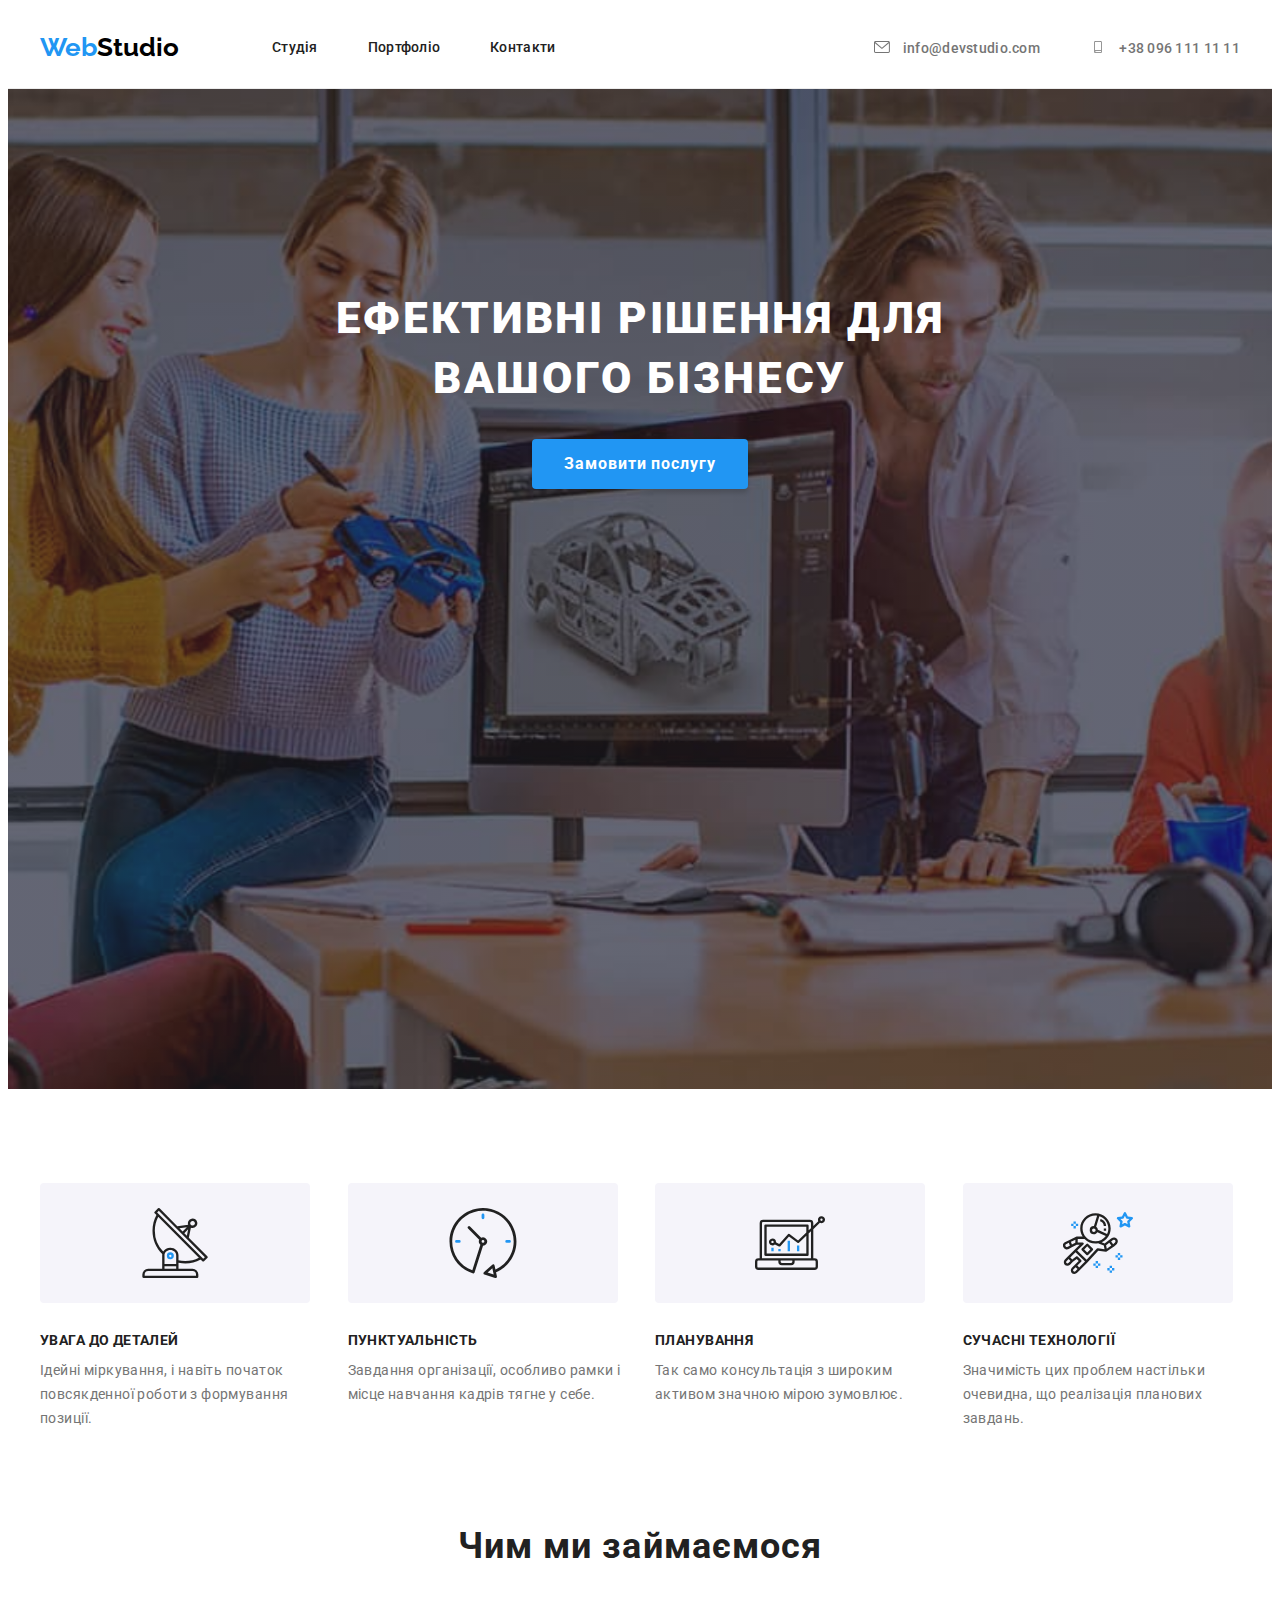
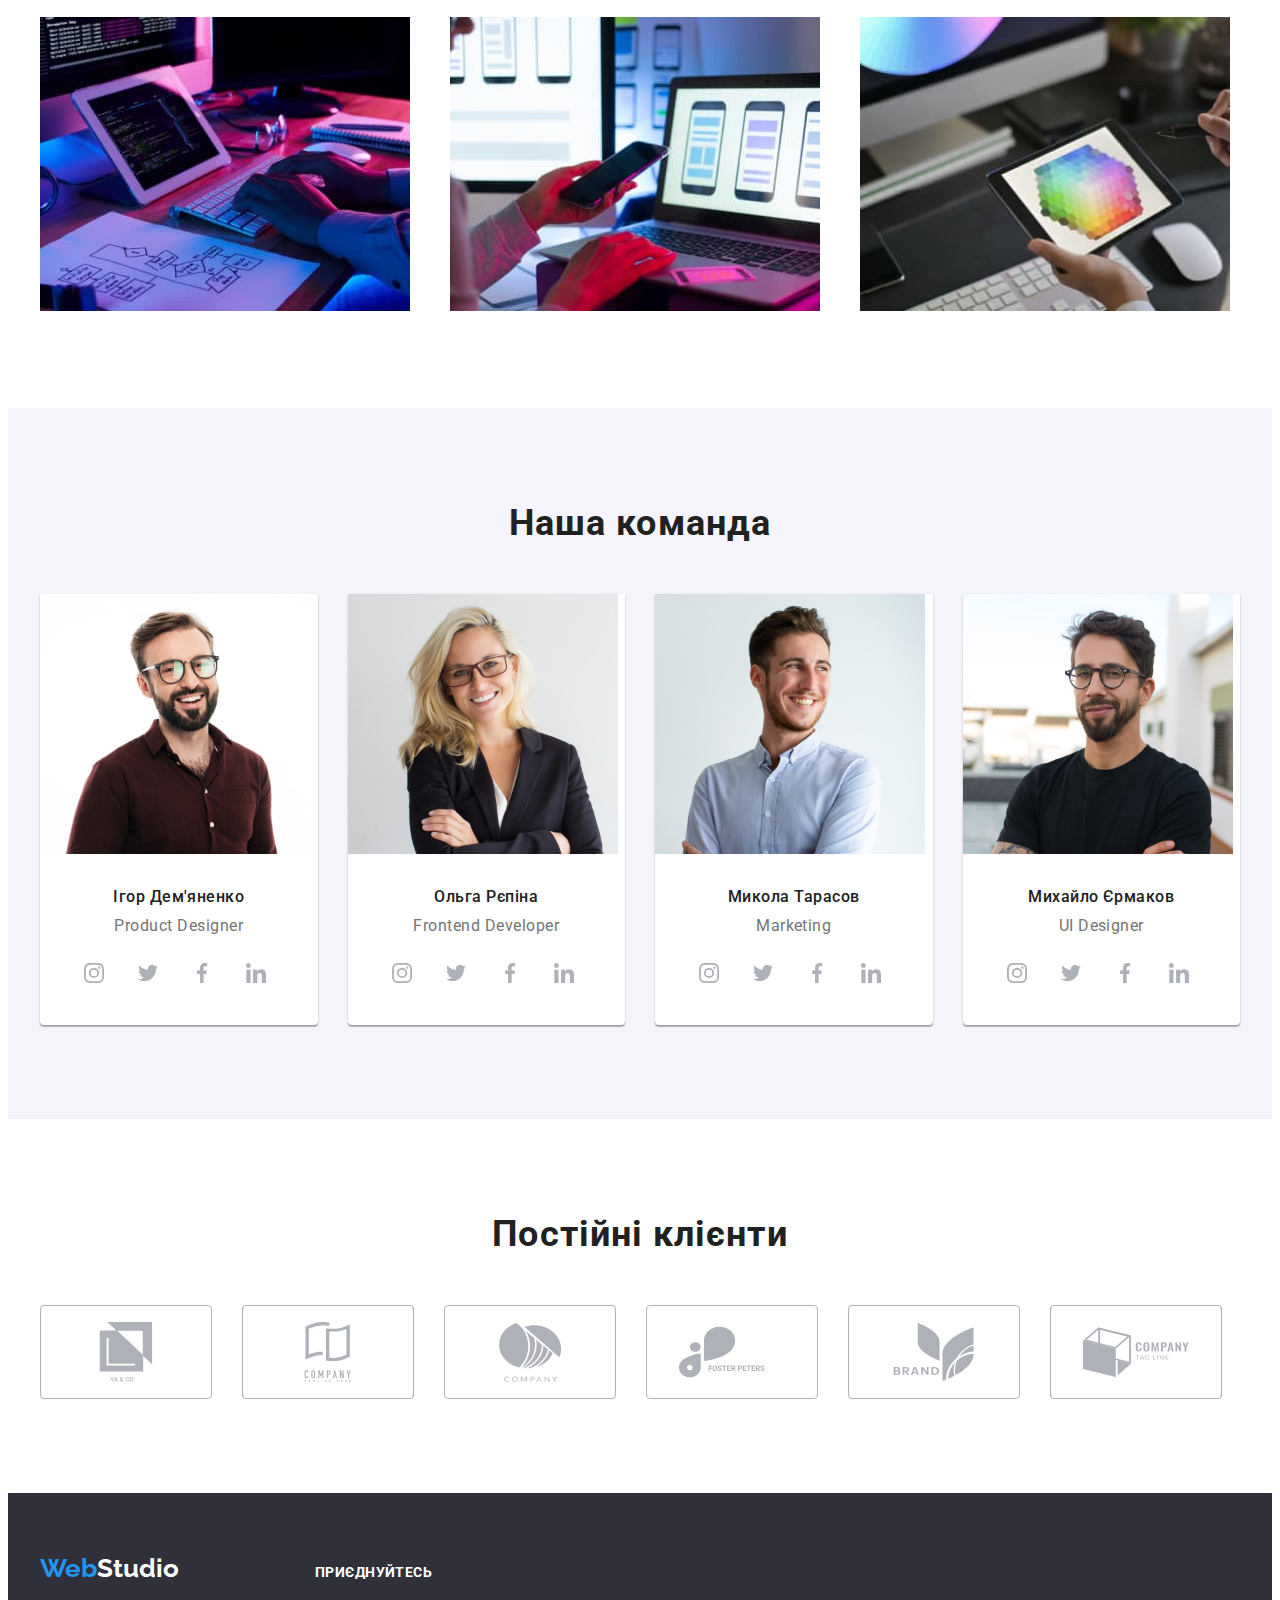
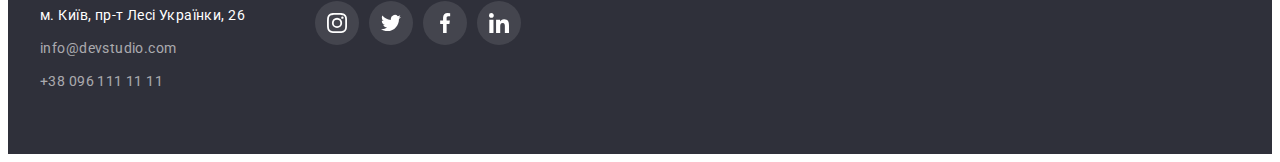
<file: index.html>
<!DOCTYPE html>
<html lang="uk">
  <head>
    <meta charset="UTF-8" />
    <meta http-equiv="X-UA-Compatible" content="IE=edge" />
    <meta name="viewport" content="width=device-width, initial-scale=1.0" />
    <title>Студія</title>
    <link rel="preconnect" href="https://fonts.googleapis.com" />
    <link rel="preconnect" href="https://fonts.gstatic.com" crossorigin />
    <link
      href="https://fonts.googleapis.com/css2?family=Raleway:wght@700&family=Roboto:wght@400;500;700;900&display=swap"
      rel="stylesheet"
    />
    <link
      rel="stylesheet"
      href="https://cdnjs.cloudflare.com/ajax/libs/modern-normalize/1.1.0/modern-normalize.min.css"
      integrity="sha512-wpPYUAdjBVSE4KJnH1VR1HeZfpl1ub8YT/NKx4PuQ5NmX2tKuGu6U/JRp5y+Y8XG2tV+wKQpNHVUX03MfMFn9Q=="
      crossorigin="anonymous"
      referrerpolicy="no-referrer"
    />
    <link rel="stylesheet" href="./css/styles.css" />
  </head>
  <body>
    <header class="header">
      <div class="header__content container">
        <a class="logo logo-top" lang="en" href="./index.html"
          >Web<span class="logo__change-color-text">Studio</span></a
        >
        <nav class="navigation">
          <ul class="navigation__list">
            <li class="navigation__item">
              <a class="navigation__link" href="./index.html">Студія</a>
            </li>
            <li class="navigation__item">
              <a class="navigation__link" href="./portfolio.html">Портфоліо</a>
            </li>
            <li class="navigation__item">
              <a class="navigation__link" href="">Контакти</a>
            </li>
          </ul>
        </nav>
        <div class="contacts">
          <div class="contacts__container">
            <a
              class="contacts__mail contacts__mail--header"
              href="mailto:info@devstudio.com"
            >
              <svg class="contacts__icon" width="16" height="12">
                <use href="./images/icons.svg#icon-email"></use>
              </svg>
              info@devstudio.com</a
            >
          </div>
          <div class="contacts__container">
            <a
              class="contacts__phone contacts__phone--header"
              href="tel:+380961111111"
            >
              <svg class="contacts__icon" width="16" height="12">
                <use href="./images/icons.svg#icon-smartphone"></use>
              </svg>
              +38 096 111 11 11</a
            >
          </div>
        </div>
      </div>
    </header>
    <main class="main">
      <section class="top-content section">
        <div class="container">
          <h1 class="top-content__title">
            Ефективні рішення для вашого бізнесу
          </h1>
          <button class="top-content__button" type="button">
            Замовити послугу
          </button>
        </div>
      </section>
      <section class="our-skills section">
        <div class="container">
          <ul class="our-skills__list">
            <li class="our-skills__item">
              <div class="our-skills__icon-box">
                <svg class="our-skills__icon" width="70" height="70">
                  <use href="./images/icons.svg#icon-antenna"></use>
                </svg>
              </div>
              <h3 class="our-skills__title">УВАГА ДО ДЕТАЛЕЙ</h3>
              <p class="our-skills__text">
                Ідейні міркування, і навіть початок повсякденної роботи з
                формування позиції.
              </p>
            </li>
            <li class="our-skills__item">
              <div class="our-skills__icon-box">
                <svg class="our-skills__icon" width="70" height="70">
                  <use href="./images/icons.svg#icon-clock"></use>
                </svg>
              </div>
              <h3 class="our-skills__title">ПУНКТУАЛЬНІСТЬ</h3>
              <p class="our-skills__text">
                Завдання організації, особливо рамки і місце навчання кадрів
                тягне у себе.
              </p>
            </li>
            <li class="our-skills__item">
              <div class="our-skills__icon-box">
                <svg class="our-skills__icon" width="70" height="70">
                  <use href="./images/icons.svg#icon-diagram"></use>
                </svg>
              </div>
              <h3 class="our-skills__title">ПЛАНУВАННЯ</h3>
              <p class="our-skills__text">
                Так само консультація з широким активом значною мірою зумовлює.
              </p>
            </li>
            <li class="our-skills__item">
              <div class="our-skills__icon-box">
                <svg class="our-skills__icon" width="70" height="70">
                  <use href="./images/icons.svg#icon-astronaut"></use>
                </svg>
              </div>
              <h3 class="our-skills__title">СУЧАСНІ ТЕХНОЛОГІЇ</h3>
              <p class="our-skills__text">
                Значимість цих проблем настільки очевидна, що реалізація
                планових завдань.
              </p>
            </li>
          </ul>
        </div>
      </section>
      <section class="work-photos section">
        <div class="container">
          <h2 class="work-photos__title">Чим ми займаємося</h2>
          <ul class="work-photos__list">
            <li class="work-photos__item">
              <img
                class="work-photos__image"
                src="./images/box_1.jpg"
                alt="робота на комп'ютері"
                width="370"
                height="294"
              />
            </li>
            <li class="work-photos__item">
              <img
                class="work-photos__image"
                src="./images/box_2.jpg"
                alt="робота на телефоні"
                width="370"
                height="294"
              />
            </li>
            <li class="work-photos__item">
              <img
                class="work-photos__image"
                src="./images/box_3.jpg"
                alt="робота на планшеті"
                width="370"
                height="294"
              />
            </li>
          </ul>
        </div>
      </section>
      <section class="our-team section">
        <div class="container">
          <h2 class="our-team__title">Наша команда</h2>
          <ul class="our-team__list">
            <li class="our-team__item">
              <img
                class="our-team__image"
                src="./images/photo_1.jpg"
                alt="Фото"
                width="270"
                height="260"
              />
              <div class="our-team__container">
                <p class="our-team__text-name">Ігор Дем'яненко</p>
                <p class="our-team__text-job-title" lang="en">
                  Product Designer
                </p>
                <ul class="socials__list">
                  <li class="socials__item">
                    <a href="" class="socials__link">
                      <svg
                        class="socials__icon"
                        width="20"
                        height="20"
                        tratget="_blank"
                        rel="nofollow noopener noreferrer"
                        aria-label="instagram"
                      >
                        <use href="./images/icons.svg#icon-instagram"></use>
                      </svg>
                    </a>
                  </li>
                  <li class="socials__item">
                    <a href="" class="socials__link">
                      <svg
                        class="socials__icon"
                        width="20"
                        height="20"
                        tratget="_blank"
                        rel="nofollow noopener noreferrer"
                        aria-label="twitter"
                      >
                        <use href="./images/icons.svg#icon-twitter"></use>
                      </svg>
                    </a>
                  </li>
                  <li class="socials__item">
                    <a href="" class="socials__link">
                      <svg
                        class="socials__icon"
                        width="20"
                        height="20"
                        tratget="_blank"
                        rel="nofollow noopener noreferrer"
                        aria-label="facebook"
                      >
                        <use href="./images/icons.svg#icon-facebook"></use>
                      </svg>
                    </a>
                  </li>
                  <li class="socials__item">
                    <a href="" class="socials__link">
                      <svg
                        class="socials__icon"
                        width="20"
                        height="20"
                        tratget="_blank"
                        rel="nofollow noopener noreferrer"
                        aria-label="linkedin"
                      >
                        <use href="./images/icons.svg#icon-linkedin"></use>
                      </svg>
                    </a>
                  </li>
                </ul>
              </div>
            </li>
            <li class="our-team__item">
              <img
                class="our-team__image"
                src="./images/photo_2.jpg"
                alt="Фото"
                width="270"
                height="260"
              />
              <div class="our-team__container">
                <p class="our-team__text-name">Ольга Рєпіна</p>
                <p class="our-team__text-job-title" lang="en">
                  Frontend Developer
                </p>
                <ul class="socials__list">
                  <li class="socials__item">
                    <a href="" class="socials__link">
                      <svg
                        class="socials__icon"
                        width="20"
                        height="20"
                        tratget="_blank"
                        rel="nofollow noopener noreferrer"
                        aria-label="instagram"
                      >
                        <use href="./images/icons.svg#icon-instagram"></use>
                      </svg>
                    </a>
                  </li>
                  <li class="socials__item">
                    <a href="" class="socials__link">
                      <svg
                        class="socials__icon"
                        width="20"
                        height="20"
                        tratget="_blank"
                        rel="nofollow noopener noreferrer"
                        aria-label="twitter"
                      >
                        <use href="./images/icons.svg#icon-twitter"></use>
                      </svg>
                    </a>
                  </li>
                  <li class="socials__item">
                    <a href="" class="socials__link">
                      <svg
                        class="socials__icon"
                        width="20"
                        height="20"
                        tratget="_blank"
                        rel="nofollow noopener noreferrer"
                        aria-label="facebook"
                      >
                        <use href="./images/icons.svg#icon-facebook"></use>
                      </svg>
                    </a>
                  </li>
                  <li class="socials__item">
                    <a href="" class="socials__link">
                      <svg
                        class="socials__icon"
                        width="20"
                        height="20"
                        tratget="_blank"
                        rel="nofollow noopener noreferrer"
                        aria-label="linkedin"
                      >
                        <use href="./images/icons.svg#icon-linkedin"></use>
                      </svg>
                      <a href="" class="social-link"></a>
                    </a>
                  </li>
                </ul>
              </div>
            </li>
            <li class="our-team__item">
              <img
                class="our-team__image"
                src="./images/photo_3.jpg"
                alt="Фото"
                width="270"
                height="260"
              />
              <div class="our-team__container">
                <p class="our-team__text-name">Микола Тарасов</p>
                <p class="our-team__text-job-title" lang="en">Marketing</p>
                <ul class="socials__list">
                  <li class="socials__item">
                    <a href="" class="socials__link">
                      <svg
                        class="socials__icon"
                        width="20"
                        height="20"
                        tratget="_blank"
                        rel="nofollow noopener noreferrer"
                        aria-label="instagram"
                      >
                        <use href="./images/icons.svg#icon-instagram"></use>
                      </svg>
                    </a>
                  </li>
                  <li class="socials__item">
                    <a href="" class="socials__link">
                      <svg
                        class="socials__icon"
                        width="20"
                        height="20"
                        tratget="_blank"
                        rel="nofollow noopener noreferrer"
                        aria-label="twitter"
                      >
                        <use href="./images/icons.svg#icon-twitter"></use>
                      </svg>
                    </a>
                  </li>
                  <li class="socials__item">
                    <a href="" class="socials__link">
                      <svg
                        class="socials__icon"
                        width="20"
                        height="20"
                        tratget="_blank"
                        rel="nofollow noopener noreferrer"
                        aria-label="facebook"
                      >
                        <use href="./images/icons.svg#icon-facebook"></use>
                      </svg>
                    </a>
                  </li>
                  <li class="socials__item">
                    <a href="" class="socials__link">
                      <svg
                        class="socials__icon"
                        width="20"
                        height="20"
                        tratget="_blank"
                        rel="nofollow noopener noreferrer"
                        aria-label="linkedin"
                      >
                        <use href="./images/icons.svg#icon-linkedin"></use>
                      </svg>
                    </a>
                  </li>
                </ul>
              </div>
            </li>
            <li class="our-team__item">
              <img
                class="our-team__image"
                src="./images/photo_4.jpg"
                alt="Фото"
                width="270"
                height="260"
              />
              <div class="our-team__container">
                <p class="our-team__text-name">Михайло Єрмаков</p>
                <p class="our-team__text-job-title" lang="en">UI Designer</p>
                <ul class="socials__list">
                  <li class="socials__item">
                    <a href="" class="socials__link">
                      <svg
                        class="socials__icon"
                        width="20"
                        height="20"
                        tratget="_blank"
                        rel="nofollow noopener noreferrer"
                        aria-label="instagram"
                      >
                        <use href="./images/icons.svg#icon-instagram"></use>
                      </svg>
                    </a>
                  </li>
                  <li class="socials__item">
                    <a href="" class="socials__link">
                      <svg
                        class="socials__icon"
                        width="20"
                        height="20"
                        tratget="_blank"
                        rel="nofollow noopener noreferrer"
                        aria-label="twitter"
                      >
                        <use href="./images/icons.svg#icon-twitter"></use>
                      </svg>
                    </a>
                  </li>
                  <li class="socials__item">
                    <a href="" class="socials__link">
                      <svg
                        class="socials__icon"
                        width="20"
                        height="20"
                        tratget="_blank"
                        rel="nofollow noopener noreferrer"
                        aria-label="facebook"
                      >
                        <use href="./images/icons.svg#icon-facebook"></use>
                      </svg>
                    </a>
                  </li>
                  <li class="socials__item">
                    <a href="" class="socials__link">
                      <svg
                        class="socials__icon"
                        width="20"
                        height="20"
                        tratget="_blank"
                        rel="nofollow noopener noreferrer"
                        aria-label="linkedin"
                      >
                        <use href="./images/icons.svg#icon-linkedin"></use>
                      </svg>
                    </a>
                  </li>
                </ul>
              </div>
            </li>
          </ul>
        </div>
      </section>
      <section class="clients section">
        <div class="container">
          <h2 class="clients__title">Постійні клієнти</h2>
          <ul class="clients__list">
            <li class="clients__item">
              <a
                href=""
                class="clients__link"
                tratget="_blank"
                rel="nofollow noopener noreferrer"
              >
                <svg class="clients__icon" width="106" height="60">
                  <use href="./images/icons.svg#icon-Union"></use>
                </svg>
              </a>
            </li>
            <li class="clients__item">
              <a
                href=""
                class="clients__link"
                tratget="_blank"
                rel="nofollow noopener noreferrer"
              >
                <svg class="clients__icon" width="106" height="60">
                  <use href="./images/icons.svg#icon-tagline"></use>
                </svg>
              </a>
            </li>
            <li class="clients__item">
              <a
                href=""
                class="clients__link"
                tratget="_blank"
                rel="nofollow noopener noreferrer"
              >
                <svg class="clients__icon" width="106" height="60">
                  <use href="./images/icons.svg#icon-ObjectCo"></use>
                </svg>
              </a>
            </li>
            <li class="clients__item">
              <a
                href=""
                class="clients__link"
                tratget="_blank"
                rel="nofollow noopener noreferrer"
              >
                <svg class="clients__icon" width="106" height="60">
                  <use href="./images/icons.svg#icon-fosterpeters"></use>
                </svg>
              </a>
            </li>
            <li class="clients__item">
              <a
                href=""
                class="clients__link"
                tratget="_blank"
                rel="nofollow noopener noreferrer"
              >
                <svg class="clients__icon" width="106" height="60">
                  <use href="./images/icons.svg#icon-brandCo"></use>
                </svg>
              </a>
            </li>
            <li class="clients__item">
              <a
                href=""
                class="clients__link"
                tratget="_blank"
                rel="nofollow noopener noreferrer"
              >
                <svg class="clients__icon" width="106" height="60">
                  <use href="./images/icons.svg#icon-companytag"></use>
                </svg>
              </a>
            </li>
          </ul>
        </div>
      </section>
    </main>
    <footer class="footer">
      <div class="container footer__flex-container">
        <div class="footer__column">
          <a class="logo" lang="en" href="./index.html"
            >Web<span
              class="logo__change-color-text logo__change-color-text--reverse"
              >Studio</span
            ></a
          >
          <address class="footer__address">
            <a
              class="location"
              rel="nofollow noopener noreferrer"
              href="https://www.google.com/maps/place/%D0%B1%D1%83%D0%BB.+%D0%9B%D0%B5%D1%81%D0%B8+%D0%A3%D0%BA%D1%80%D0%B0%D0%B8%D0%BD%D0%BA%D0%B8,+26,+%D0%9A%D0%B8%D0%B5%D0%B2,+02000/@50.4265807,30.5383858,17z/data=!4m13!1m7!3m6!1s0x40d4cf0e033ecbe9:0x57a4dffefec77da0!2z0LHRg9C7LiDQm9C10YHQuCDQo9C60YDQsNC40L3QutC4LCAyNiwg0JrQuNC10LIsIDAyMDAw!3b1!8m2!3d50.4265807!4d30.5383858!3m4!1s0x40d4cf0e033ecbe9:0x57a4dffefec77da0!8m2!3d50.4265807!4d30.5383858"
              >м. Київ, пр-т Лесі Українки, 26</a
            >
            <div class="contacts--footer">
              <a
                class="contacts__mail contacts__mail--footer"
                href="mailto:info@devstudio.com"
                >info@devstudio.com</a
              >
              <a
                class="contacts__phone contacts__phone--footer"
                href="tel:+380961111111"
                >+38 096 111 11 11</a
              >
            </div>
          </address>
        </div>
        <div class="footer__column">
          <h3 class="footer__title-social">приєднуйтесь</h3>
          <ul class="socials__list socials__list--footer">
            <li class="socials__item socials__item--footer">
              <a
                href=""
                class="socials__link socials__link--footer"
                tratget="_blank"
                rel="nofollow noopener noreferrer"
                aria-label="instagram"
              >
                <svg
                  class="socials__icon socials__icon--footer"
                  width="20"
                  height="20"
                >
                  <use href="./images/icons.svg#icon-instagram"></use>
                </svg>
              </a>
            </li>
            <li class="socials__item socials__item--footer">
              <a
                href=""
                class="socials__link socials__link--footer"
                tratget="_blank"
                rel="nofollow noopener noreferrer"
                aria-label="twitter"
              >
                <svg
                  class="socials__icon socials__icon--footer"
                  width="20"
                  height="20"
                >
                  <use href="./images/icons.svg#icon-twitter"></use>
                </svg>
              </a>
            </li>
            <li class="socials__item socials__item--footer">
              <a
                href=""
                class="socials__link socials__link--footer"
                tratget="_blank"
                rel="nofollow noopener noreferrer"
                aria-label="facebook"
              >
                <svg
                  class="socials__icon socials__icon--footer"
                  width="20"
                  height="20"
                >
                  <use href="./images/icons.svg#icon-facebook"></use>
                </svg>
              </a>
            </li>
            <li class="socials__item socials__item--footer">
              <a
                href=""
                class="socials__link socials__link--footer"
                tratget="_blank"
                rel="nofollow noopener noreferrer"
                aria-label="linkedin"
              >
                <svg
                  class="socials__icon socials__icon--footer"
                  width="20"
                  height="20"
                >
                  <use href="./images/icons.svg#icon-linkedin"></use>
                </svg>
              </a>
            </li>
          </ul>
        </div>
      </div>
    </footer>
  </body>
</html>
</file>
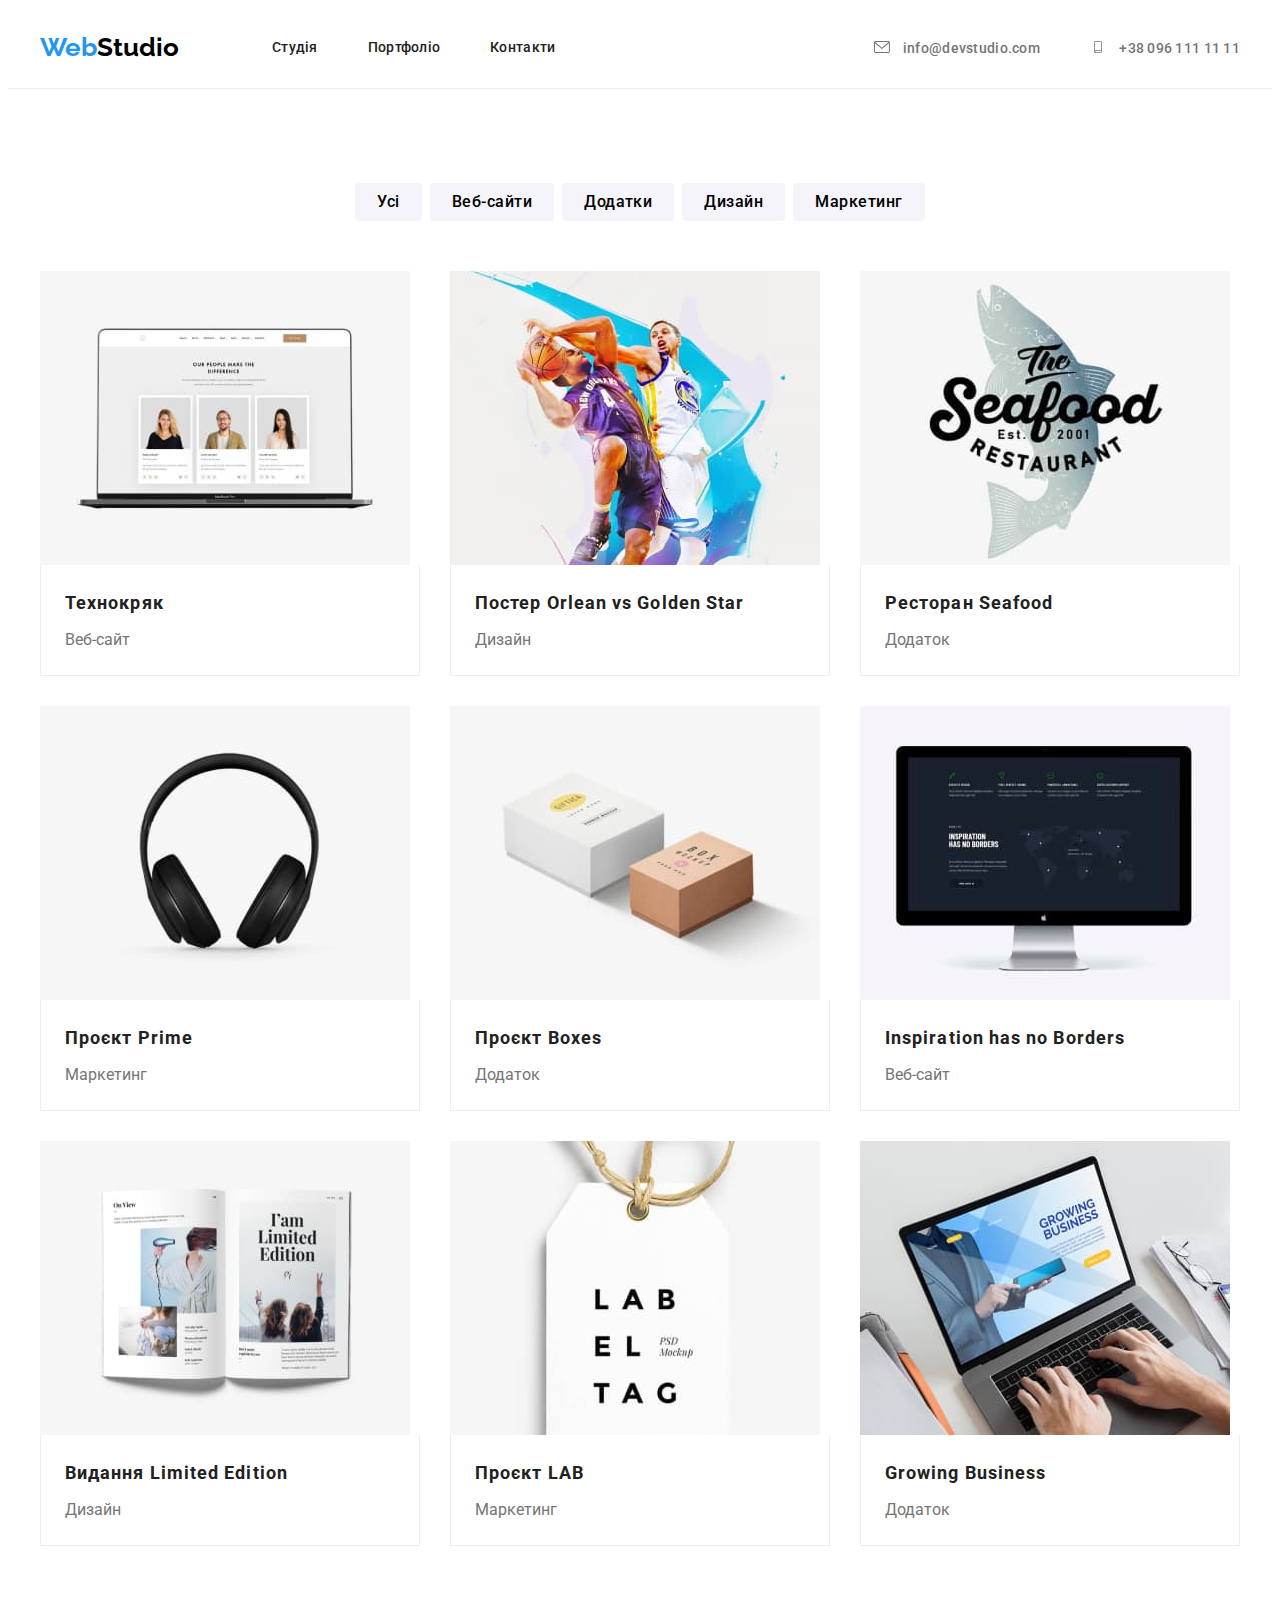
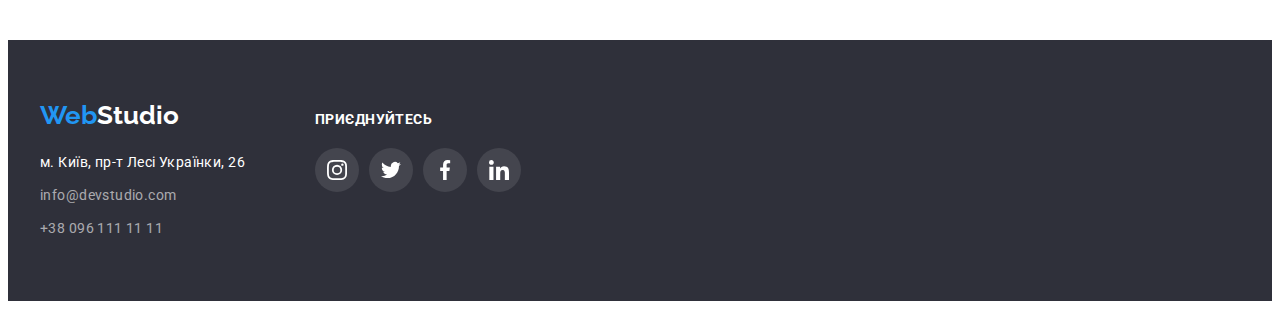
<file: portfolio.html>
<!DOCTYPE html>
<html lang="uk">
  <head>
    <meta charset="UTF-8" />
    <meta http-equiv="X-UA-Compatible" content="IE=edge" />
    <meta name="viewport" content="width=device-width, initial-scale=1.0" />
    <title>Портфоліо</title>
    <link rel="preconnect" href="https://fonts.googleapis.com" />
    <link rel="preconnect" href="https://fonts.gstatic.com" crossorigin />
    <link
      href="https://fonts.googleapis.com/css2?family=Raleway:wght@700&family=Roboto:wght@400;500;700;900&display=swap"
      rel="stylesheet"
    />
    <link
      rel="stylesheet"
      href="https://cdnjs.cloudflare.com/ajax/libs/modern-normalize/1.1.0/modern-normalize.min.css"
      integrity="sha512-wpPYUAdjBVSE4KJnH1VR1HeZfpl1ub8YT/NKx4PuQ5NmX2tKuGu6U/JRp5y+Y8XG2tV+wKQpNHVUX03MfMFn9Q=="
      crossorigin="anonymous"
      referrerpolicy="no-referrer"
    />
    <link rel="stylesheet" href="./css/styles.css" />
  </head>
  <body>
    <header class="header">
      <div class="header__content container">
        <a class="logo logo-top" lang="en" href="./index.html"
          >Web<span class="logo__change-color-text">Studio</span></a
        >
        <nav class="navigation">
          <ul class="navigation__list">
            <li class="navigation__item">
              <a class="navigation__link" href="./index.html">Студія</a>
            </li>
            <li class="navigation__item">
              <a class="navigation__link" href="./portfolio.html">Портфоліо</a>
            </li>
            <li class="navigation__item">
              <a class="navigation__link" href="">Контакти</a>
            </li>
          </ul>
        </nav>
        <div class="contacts">
          <div class="contacts__container">
            <a
              class="contacts__mail contacts__mail--header"
              href="mailto:info@devstudio.com"
            >
              <svg class="contacts__icon" width="16" height="12">
                <use href="./images/icons.svg#icon-email"></use>
              </svg>
              info@devstudio.com</a
            >
          </div>
          <div class="contacts__container">
            <a
              class="contacts__phone contacts__phone--header"
              href="tel:+380961111111"
            >
              <svg class="contacts__icon" width="16" height="12">
                <use href="./images/icons.svg#icon-smartphone"></use>
              </svg>
              +38 096 111 11 11</a
            >
          </div>
        </div>
      </div>
    </header>
    <main class="main-portfolio-page">
      <section class="projects-content section">
        <div class="container">
          <ul class="filter-list">
            <li class="filter-list__item">
              <button class="filter-list__button" type="button">Усі</button>
            </li>
            <li class="filter-list__item">
              <button class="filter-list__button" type="button">
                Веб-сайти
              </button>
            </li>
            <li class="filter-list__item">
              <button class="filter-list__button" type="button">Додатки</button>
            </li>
            <li class="filter-list__item">
              <button class="filter-list__button" type="button">Дизайн</button>
            </li>
            <li class="filter-list__item">
              <button class="filter-list__button" type="button">
                Маркетинг
              </button>
            </li>
          </ul>
          <ul class="our-projects__list">
            <li class="our-projects__item">
              <a class="our-projects__link" href="">
                <img
                  class="our-projects__image"
                  src="./images/project1.jpg"
                  alt="іконка проекта"
                  width="370"
                  height="294"
                />
                <div class="our-projects__container">
                  <h3 class="our-projects__title">Технокряк</h3>
                  <p class="our-projects__filter-type">Веб-сайт</p>
                </div>
              </a>
            </li>
            <li class="our-projects__item">
              <a class="our-projects__link" href="">
                <img
                  class="our-projects__image"
                  src="./images/project2.jpg"
                  alt="іконка проекта"
                  width="370"
                  height="294"
                />
                <div class="our-projects__container">
                  <h3 class="our-projects__title">
                    Постер
                    <span class="eng-text" lang="en"
                      >Orlean vs Golden Star</span
                    >
                  </h3>
                  <p class="our-projects__filter-type">Дизайн</p>
                </div>
              </a>
            </li>
            <li class="our-projects__item">
              <a class="our-projects__link" href="">
                <img
                  class="our-projects__image"
                  src="./images/project3.jpg"
                  alt="іконка проекта"
                  width="370"
                  height="294"
                />
                <div class="our-projects__container">
                  <h3 class="our-projects__title">
                    Ресторан <span class="eng-text" lang="en">Seafood</span>
                  </h3>
                  <p class="our-projects__filter-type">Додаток</p>
                </div>
              </a>
            </li>
            <li class="our-projects__item">
              <a class="our-projects__link" href="">
                <img
                  class="our-projects__image"
                  src="./images/project4.jpg"
                  alt="іконка проекта"
                  width="370"
                  height="294"
                />
                <div class="our-projects__container">
                  <h3 class="our-projects__title">
                    Проєкт <span class="eng-text" lang="en">Prime</span>
                  </h3>
                  <p class="our-projects__filter-type">Маркетинг</p>
                </div>
              </a>
            </li>
            <li class="our-projects__item">
              <a class="our-projects__link" href="">
                <img
                  class="our-projects__image"
                  src="./images/project5.jpg"
                  alt="іконка проекта"
                  width="370"
                  height="294"
                />
                <div class="our-projects__container">
                  <h3 class="our-projects__title">
                    Проєкт <span class="eng-text" lang="en">Boxes</span>
                  </h3>
                  <p class="our-projects__filter-type">Додаток</p>
                </div>
              </a>
            </li>
            <li class="our-projects__item">
              <a class="our-projects__link" href="">
                <img
                  class="our-projects__image"
                  src="./images/project6.jpg"
                  alt="іконка проекта"
                  width="370"
                  height="294"
                />
                <div class="our-projects__container">
                  <h3 class="our-projects__title">
                    <span class="eng-text" lang="en"
                      >Inspiration has no Borders</span
                    >
                  </h3>
                  <p class="our-projects__filter-type">Веб-сайт</p>
                </div>
              </a>
            </li>
            <li class="our-projects__item">
              <a class="our-projects__link" href="">
                <img
                  class="our-projects__image"
                  src="./images/project7.jpg"
                  alt="іконка проекта"
                  width="370"
                  height="294"
                />
                <div class="our-projects__container">
                  <h3 class="our-projects__title">
                    Видання
                    <span class="eng-text" lang="en">Limited Edition</span>
                  </h3>
                  <p class="our-projects__filter-type">Дизайн</p>
                </div>
              </a>
            </li>
            <li class="our-projects__item">
              <a class="our-projects__link" href="">
                <img
                  class="our-projects__image"
                  src="./images/project8.jpg"
                  alt="іконка проекта"
                  width="370"
                  height="294"
                />
                <div class="our-projects__container">
                  <h3 class="our-projects__title">
                    Проєкт <span class="eng-text" lang="en">LAB</span>
                  </h3>
                  <p class="our-projects__filter-type">Маркетинг</p>
                </div>
              </a>
            </li>
            <li class="our-projects__item">
              <a class="our-projects__link" href="">
                <img
                  class="our-projects__image"
                  src="./images/project9.jpg"
                  alt="іконка проекта"
                  width="370"
                  height="294"
                />
                <div class="our-projects__container">
                  <h3 class="our-projects__title">
                    <span class="eng-text" lang="en">Growing Business</span>
                  </h3>
                  <p class="our-projects__filter-type">Додаток</p>
                </div>
              </a>
            </li>
          </ul>
        </div>
      </section>
    </main>
    <footer class="footer">
      <div class="container footer__flex-container">
        <div class="footer__column">
          <a class="logo" lang="en" href="./index.html"
            >Web<span
              class="logo__change-color-text logo__change-color-text--reverse"
              >Studio</span
            ></a
          >
          <address class="footer__address">
            <a
              class="location"
              rel="nofollow noopener noreferrer"
              href="https://www.google.com/maps/place/%D0%B1%D1%83%D0%BB.+%D0%9B%D0%B5%D1%81%D0%B8+%D0%A3%D0%BA%D1%80%D0%B0%D0%B8%D0%BD%D0%BA%D0%B8,+26,+%D0%9A%D0%B8%D0%B5%D0%B2,+02000/@50.4265807,30.5383858,17z/data=!4m13!1m7!3m6!1s0x40d4cf0e033ecbe9:0x57a4dffefec77da0!2z0LHRg9C7LiDQm9C10YHQuCDQo9C60YDQsNC40L3QutC4LCAyNiwg0JrQuNC10LIsIDAyMDAw!3b1!8m2!3d50.4265807!4d30.5383858!3m4!1s0x40d4cf0e033ecbe9:0x57a4dffefec77da0!8m2!3d50.4265807!4d30.5383858"
              >м. Київ, пр-т Лесі Українки, 26</a
            >
            <div class="contacts--footer">
              <a
                class="contacts__mail contacts__mail--footer"
                href="mailto:info@devstudio.com"
                >info@devstudio.com</a
              >
              <a
                class="contacts__phone contacts__phone--footer"
                href="tel:+380961111111"
                >+38 096 111 11 11</a
              >
            </div>
          </address>
        </div>
        <div class="footer__column">
          <h3 class="footer__title-social">приєднуйтесь</h3>
          <ul class="socials__list socials__list--footer">
            <li class="socials__item socials__item--footer">
              <a
                href=""
                class="socials__link socials__link--footer"
                tratget="_blank"
                rel="nofollow noopener noreferrer"
                aria-label="instagram"
              >
                <svg
                  class="socials__icon socials__icon--footer"
                  width="20"
                  height="20"
                >
                  <use href="./images/icons.svg#icon-instagram"></use>
                </svg>
              </a>
            </li>
            <li class="socials__item socials__item--footer">
              <a
                href=""
                class="socials__link socials__link--footer"
                tratget="_blank"
                rel="nofollow noopener noreferrer"
                aria-label="twitter"
              >
                <svg
                  class="socials__icon socials__icon--footer"
                  width="20"
                  height="20"
                >
                  <use href="./images/icons.svg#icon-twitter"></use>
                </svg>
              </a>
            </li>
            <li class="socials__item socials__item--footer">
              <a
                href=""
                class="socials__link socials__link--footer"
                tratget="_blank"
                rel="nofollow noopener noreferrer"
                aria-label="facebook"
              >
                <svg
                  class="socials__icon socials__icon--footer"
                  width="20"
                  height="20"
                >
                  <use href="./images/icons.svg#icon-facebook"></use>
                </svg>
              </a>
            </li>
            <li class="socials__item socials__item--footer">
              <a
                href=""
                class="socials__link socials__link--footer"
                tratget="_blank"
                rel="nofollow noopener noreferrer"
                aria-label="linkedin"
              >
                <svg
                  class="socials__icon socials__icon--footer"
                  width="20"
                  height="20"
                >
                  <use href="./images/icons.svg#icon-linkedin"></use>
                </svg>
              </a>
            </li>
          </ul>
        </div>
      </div>
    </footer>
  </body>
</html>
</file>
<file: css/styles.css>
:root {
  /* fonts */
  --main-font: "Roboto", sans-serif;
  --additional-font: "Raleway", sans-serif;

  /* colors */
  --color-main-1: #212121;
  --color-main-2: #757575;
  --color-main-3: #ffffff;
  --color-main-4: #afb1b8;
  --color-main-3-transparent: rgba(255, 255, 255, 0.6);
  --color-additional-1: #000000;
  --color-additional-1-transparent: rgba(0, 0, 0, 0.15);
  --color-additional-1-transparent-1: rgba(255, 255, 255, 0.1);
  --color-additional-2: #eeeeee;
  --color-accent: #2196f3;
  --color-bg-main: #2f303a;
  --color-bg-additional: #f5f4fa;
  --color-bg-transparent: rgba(47, 48, 58, 0.4);
  --color-additional-shadow-1: rgba(0, 0, 0, 0.12);
  --color-additional-shadow-2: rgba(0, 0, 0, 0.14);
  --color-additional-shadow-3: rgba(0, 0, 0, 0.2);
  --color-additional-shadow-4: rgba(0, 0, 0, 0.1);
  --color-additional-shadow-5: rgba(0, 0, 0, 0.08);
  --color-additional-shadow-6: rgba(0, 0, 0, 0.06);
  --color-additional-shadow-7: rgba(0, 0, 0, 0.16);
  --color-header-border: #ececec;

  /* values */
  --items: 4;
  --indent: 30px;
}

body {
  font-family: var(--main-font);
  font-style: normal;
  font-weight: 400;
  font-size: 14px;
  color: var(--color-main-1);
  background-color: var(--color-main-3);
}

h1,
h2,
h3,
h4,
h5,
h6,
p {
  margin: 0;
}

ul {
  list-style: none;
  margin: 0;
  padding: 0;
}

.container {
  width: 1200px;
  padding-right: 15px;
  padding-left: 15px;
  margin-left: auto;
  margin-right: auto;
}

.section {
  padding-top: 94px;
  padding-bottom: 94px;
}

.header {
  background-color: var(--color-main-3);
  border-bottom: 1px solid var(--color-header-border);
}

.header__content {
  display: flex;
  align-items: center;
}

.logo {
  font-family: var(--additional-font);
  font-weight: 700;
  font-size: 26px;
  line-height: 1.19;
  color: var(--color-accent);
  text-decoration: none;
  transition: 0.5s;
}

.logo-top {
  margin-right: 93px;
  padding-top: 24px;
  padding-bottom: 25px;
}

.logo:hover,
.logo:focus {
  text-shadow: 0px 4px 4px var(--color-additional-1-transparent);
  transition: 0.5s;
}

.logo__change-color-text {
  color: var(--color-additional-1);
}

.navigation__list {
  display: flex;
  align-items: center;
}

.navigation__item:not(last-child),
.contacts__mail:not(last-child) {
  margin-right: 50px;
}

.navigation__item,
.our-skills__item,
.work-photos__item,
.our-team__item,
.filter-list__item,
.our-projects__item {
  list-style-type: none;
}

.navigation__link {
  display: block;
  padding-top: 32px;
  padding-bottom: 32px;

  font-weight: 500;
  line-height: 1.14;
  letter-spacing: 0.02em;
  color: var(--color-main-1);
  text-decoration: none;
  list-style-type: none;
  transition: 0.5s;
}

.navigation__link:hover,
.navigation__link:focus,
.contacts__container:hover > .contacts__mail,
.contacts__container:focus > .contacts__mail,
.contacts__container:hover > .contacts__phone,
.contacts__container:focus > .contacts__phone,
.location:hover,
.location:focus,
.contacts__mail--header:hover,
.contacts__mail--header:focus,
.contacts__phone--header:hover,
.contacts__phone--header:focus,
.contacts__mail--footer:hover,
.contacts__mail--footer:focus,
.contacts__phone--footer:hover,
.contacts__phone--footer:focus {
  color: var(--color-accent);
  transition: 0.5s;
}

.contacts {
  margin-left: auto;
  display: flex;
  align-items: center;
}

.contacts__icon {
  margin-right: 10px;
  fill: var(--color-main-2);
  transition: 0.5s;
}

.contacts__mail--header:hover > .contacts__icon,
.contacts__mail--header:focus > .contacts__icon,
.contacts__phone--header:hover > .contacts__icon,
.contacts__phone--header:focus > .contacts__icon {
  fill: var(--color-accent);
  transition: 0.5s;
}

.contacts__mail--header,
.contacts__phone--header {
  padding-top: 32px;
  padding-bottom: 32px;
}

.contacts__mail,
.contacts__phone {
  font-weight: 500;
  line-height: 1.14;
  letter-spacing: 0.02em;
  color: var(--color-main-2);
  text-decoration: none;
  transition: 0.5s;
}

.top-content,
.footer {
  background-color: var(--color-bg-main);
}

.top-content {
  text-align: center;
  padding-top: 200px;
  padding-bottom: 200px;
  max-width: 1600px;
  height: 600px;
  margin-left: auto;
  margin-right: auto;
  background-image: linear-gradient(
      var(--color-bg-transparent),
      var(--color-bg-transparent)
    ),
    url(../images/bg-img-top-content.jpg);
  background-repeat: no-repeat;
  background-size: cover;
  background-position: center;
}

.top-content__title {
  padding: 0 252px;
  margin-bottom: 30px;

  font-weight: 900;
  font-size: 44px;
  line-height: 1.36;
  letter-spacing: 0.06em;
  text-transform: uppercase;
  color: var(--color-main-3);
}

.top-content__button {
  padding: 10px 32px;

  font-family: inherit;
  font-weight: 700;
  font-size: 16px;
  line-height: 1.88;
  letter-spacing: 0.06em;
  color: var(--color-main-3);
  background-color: var(--color-accent);
  cursor: pointer;
  box-shadow: 0px 4px 4px var(--color-additional-1-transparent);
  border-radius: 4px;
  border: none;
  transition: 1s;
}

.top-content__button:hover,
.top-content__button:focus {
  color: var(--color-accent);
  background-color: var(--color-main-3);
  transition: 1s;
}

.our-skills {
  padding-bottom: 0;
}

.our-skills__list,
.work-photos__list,
.our-team__list,
.filter-list,
.our-projects__list {
  display: flex;
  flex-wrap: wrap;
  gap: var(--indent);
}

.our-skills__item {
  width: 270px;
}

.our-skills__item,
.work-photos__item,
.our-team__item,
.our-projects__item {
  flex-basis: calc((100% - var(--indent) * (var(--items) - 1)) / var(--items));
}

.our-skills__icon-box {
  display: flex;
  align-items: center;
  justify-content: center;
  width: 270px;
  height: 120px;
  margin-bottom: 30px;

  background-color: var(--color-bg-additional);
  border-radius: 4px;
}

.our-skills__title {
  margin-bottom: 10px;

  font-size: 14px;
  font-weight: 700;
  line-height: 1.14;
  letter-spacing: 0.03em;
  text-transform: uppercase;
}

.our-skills__text {
  line-height: 1.71;
  letter-spacing: 0.03em;
  color: var(--color-main-2);
}

.work-photos__title,
.our-team__title,
.clients__title {
  margin-bottom: 50px;

  font-weight: 700;
  font-size: 36px;
  line-height: 1.17;
  text-align: center;
  letter-spacing: 0.03em;
}

.work-photos__item {
  --items: 3;
}

.work-photos__image {
  width: 370px;
}

.our-team {
  background-color: var(--color-bg-additional);
}

.our-team__item {
  width: 270px;

  background: var(--color-main-3);
  box-shadow: 0px 1px 3px var(--color-additional-shadow-1),
    0px 1px 1px var(--color-additional-shadow-2),
    0px 2px 1px var(--color-additional-shadow-3);
  border-radius: 0px 0px 4px 4px;
}

.our-team__container {
  padding: 30px 32px;
}

.our-team__text-name,
.our-team__text-job-title {
  font-size: 16px;
  line-height: 1.19;
  text-align: center;
  letter-spacing: 0.03em;
}

.our-team__text-name {
  margin-bottom: 10px;

  font-weight: 500;
}

.our-team__text-job-title {
  margin-bottom: 16px;

  color: var(--color-main-2);
}

.socials__list {
  display: flex;
  align-items: center;
}

.socials__item:not(last-child) {
  margin-right: 10px;
}

.socials__link {
  display: inline-flex;
  width: 44px;
  height: 44px;

  border-radius: 50%;
  transition: 0.5s;
}

.socials__link:hover,
.socials__link:focus {
  background-color: var(--color-accent);
  transition: 0.5s;
}

.socials__link:hover > .socials__icon,
.socials__link:focus > .socials__icon {
  fill: var(--color-main-3);
  transition: 0.5s;
}

.socials__icon {
  margin: auto;
  fill: var(--color-main-4);
  transition: 0.5s;
}

.clients__list {
  display: flex;
  align-items: center;
}

.clients__item:not(last-child) {
  margin-right: 30px;
}

.clients__link {
  display: flex;
  align-items: center;
  justify-content: center;
  width: 170px;
  height: 92px;

  border: 1px solid var(--color-main-4);
  border-radius: 4px;
  transition: 0.5s;
}

.clients__link:hover,
.clients__link:focus {
  border-color: var(--color-accent);
  transition: 0.5s;
}

.clients__link:hover > .clients__icon,
.clients__link:focus > .clients__icon {
  fill: var(--color-accent);
  transition: 0.5s;
}

.clients__icon {
  fill: var(--color-main-4);
  transition: 0.5s;
}

.footer {
  padding-top: 60px;
  padding-bottom: 60px;
}

.footer__flex-container {
  display: flex;
  align-items: flex-start;
}

.footer__column {
  margin-right: 70px;
}

.footer__column:nth-child(2) {
  padding-top: 12px;
}

.footer__title-social {
  margin-bottom: 20px;

  font-weight: 700;
  font-size: 14px;
  line-height: 1.14;
  letter-spacing: 0.03em;
  text-transform: uppercase;

  color: var(--color-main-3);
}

.footer__address {
  margin-top: 20px;

  line-height: 1.71;
}

.location {
  display: block;
  margin-bottom: 9px;

  color: var(--color-main-3);
  text-decoration: none;
  font-style: normal;
  font-weight: 400;
  letter-spacing: 0.03em;
  transition: 0.5s;
}

.contacts__mail--footer,
.contacts__phone--footer {
  display: block;

  color: var(--color-main-3-transparent);
  font-style: normal;
  font-weight: 400;
  line-height: 1.71;
  letter-spacing: 0.03em;
}

.contacts__mail--footer {
  margin-bottom: 9px;
}

.socials__item--footer {
  margin-right: 10px;
}

.socials__link--footer {
  background-color: var(--color-additional-1-transparent-1);
}

.socials__icon--footer {
  fill: var(--color-main-3);
}

.filter-list {
  justify-content: center;
  --indent: 8px;
  margin-bottom: 50px;
}

.logo__change-color-text--reverse {
  color: var(--color-main-3);
}

.filter-list__button {
  padding: 6px 22px;

  font-family: inherit;
  font-weight: 500;
  font-size: 16px;
  line-height: 1.62;
  text-align: center;
  letter-spacing: 0.03em;
  background: var(--color-bg-additional);
  border-radius: 4px;
  border: none;
  cursor: pointer;
  transition: 0.5s;
}

.filter-list__button:hover,
.filter-list__button:focus,
.filter-list__button:active {
  color: var(--color-main-3);
  background-color: var(--color-accent);
  box-shadow: 0px 3px 1px var(--color-additional-shadow-4),
    0px 1px 2px var(--color-additional-shadow-5),
    0px 2px 2px var(--color-additional-shadow-1);
  transition: 0.5s;
}

.our-projects__item {
  --items: 3;
  width: 370px;
  box-sizing: border-box;
  transition: 0.5s;
}

.our-projects__item:hover {
  box-shadow: 0px 1px 1px var(--color-additional-shadow-1),
    0px 4px 4px var(--color-additional-shadow-6),
    1px 4px 6px var(--color-additional-shadow-7);
  transition: 0.5s;
}

.our-projects__link {
  text-decoration: none;
}

.our-projects__image {
  display: block;
}

.our-projects__container {
  padding: 20px 24px;

  border: 1px solid var(--color-additional-2);
  border-top: none;
}

.our-projects__title {
  margin-bottom: 4px;

  font-weight: 700;
  font-size: 18px;
  line-height: 2;
  letter-spacing: 0.06em;
  color: var(--color-main-1);
}

.our-projects__filter-type {
  font-size: 16px;
  line-height: 1.88;
  color: var(--color-main-2);
}
</file>
